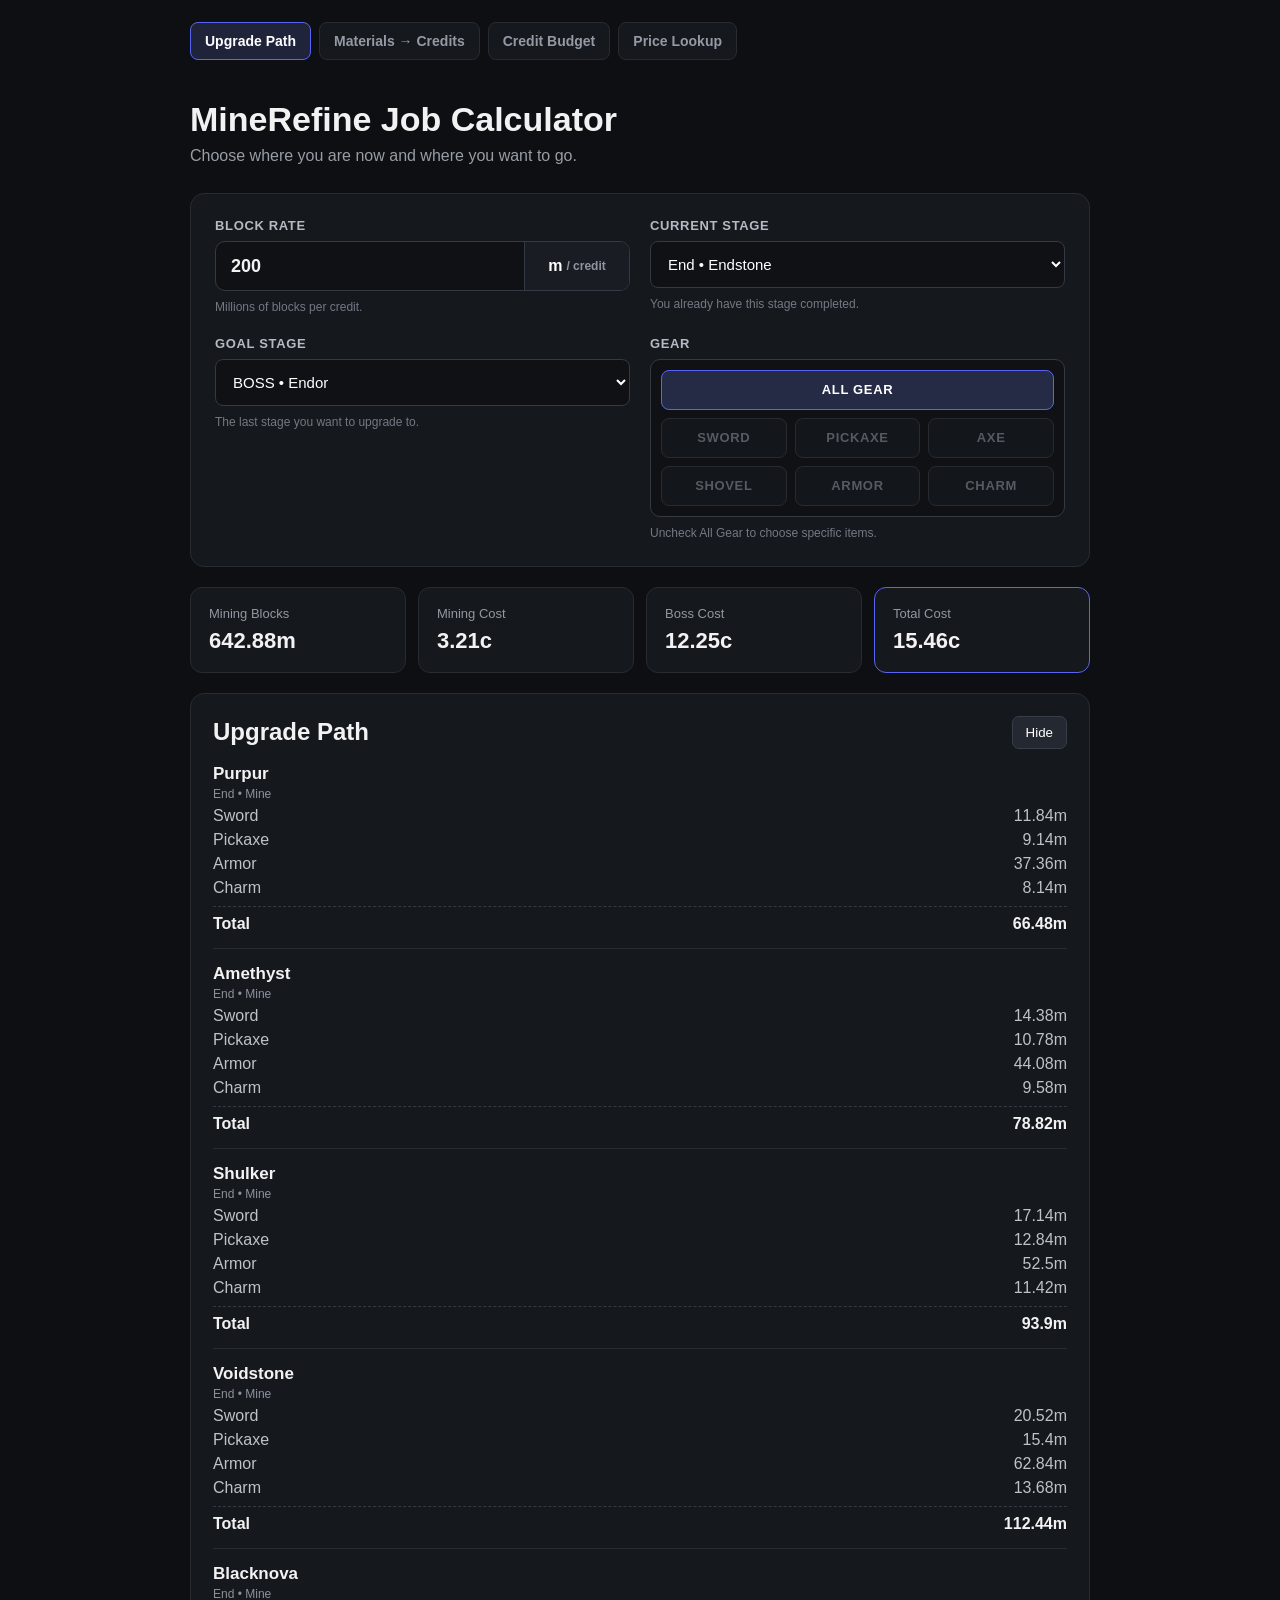
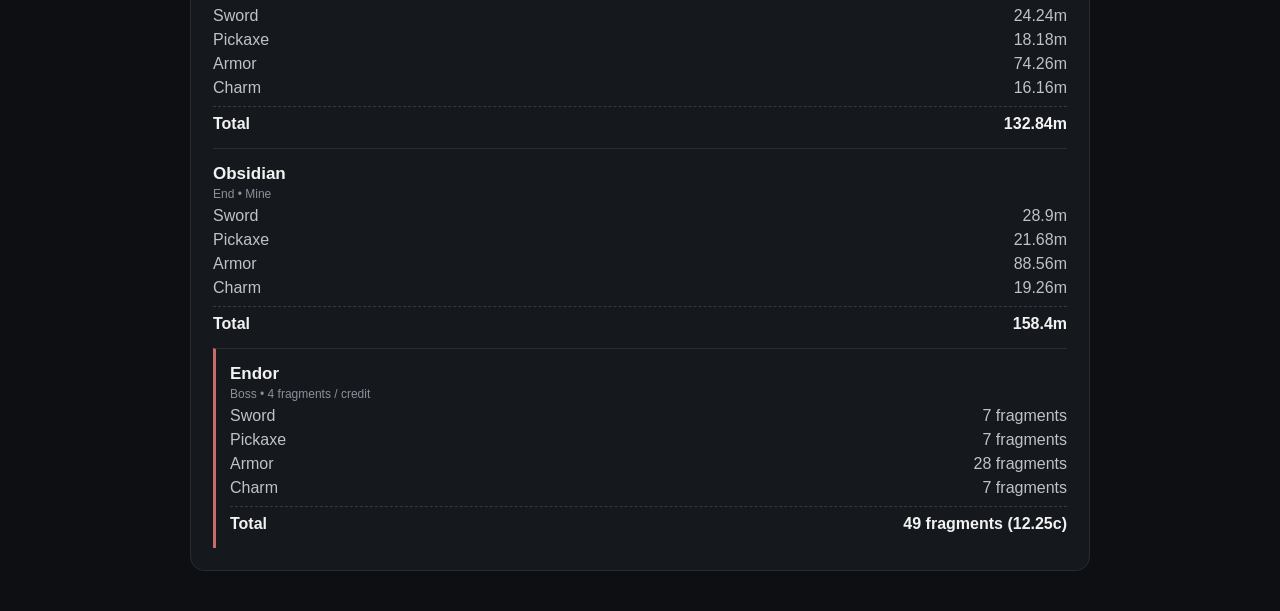
<file: index.html>
<!DOCTYPE html>
<html lang="en">

<head>
    <meta charset="UTF-8">

    <meta
        name="viewport"
        content="width=device-width, initial-scale=1.0"
    >

    <title>MineRefine Job Calculator</title>

    <link rel="stylesheet" href="style.css?v=5">
</head>

<body>

    <nav class="site-nav">
        <a href="index.html" class="active">
            Upgrade Path
        </a>

        <a href="materials.html">
            Materials → Credits
        </a>

        <a href="budget.html">
            Credit Budget
         </a>
        <a href="prices.html">
    Price Lookup
    </a>
</nav>

    <main class="container">

        <header>
            <h1>MineRefine Job Calculator</h1>

            <p>
                Choose where you are now and where you want to go.
            </p>
        </header>


        <section class="calculator">

            <div class="field">

                <label for="blockRate">
                    Block Rate
                </label>

                <div class="rate-control">

                    <input
                        id="blockRate"
                        type="number"
                        value="200"
                        min="0.01"
                        step="0.01"
                        placeholder="200"
                    >

                    <div class="rate-unit">
                        <strong>m</strong>
                        <span>/ credit</span>
                    </div>

                </div>

                <small>
                    Millions of blocks per credit.
                </small>

            </div>


            <div class="field">

                <label for="fromStage">
                    Current Stage
                </label>

                <select id="fromStage"></select>

                <small>
                    You already have this stage completed.
                </small>

            </div>


            <div class="field">

                <label for="toStage">
                    Goal Stage
                </label>

                <select id="toStage"></select>

                <small>
                    The last stage you want to upgrade to.
                </small>

            </div>


            <div class="field gear-field">

                <label>
                    Gear
                </label>

                <div
                    class="gear-selector"
                    id="gearSelector"
                >

                    <label class="gear-choice all-choice">

                        <input
                            type="checkbox"
                            id="gearAll"
                            value="all"
                            checked
                        >

                        <span>
                            All Gear
                        </span>

                    </label>


                    <div class="gear-choice-grid">

                        <label class="gear-choice">

                            <input
                                type="checkbox"
                                class="gear-checkbox"
                                value="sword"
                                disabled
                            >

                            <span>
                                Sword
                            </span>

                        </label>


                        <label class="gear-choice">

                            <input
                                type="checkbox"
                                class="gear-checkbox"
                                value="pickaxe"
                                disabled
                            >

                            <span>
                                Pickaxe
                            </span>

                        </label>


                        <label class="gear-choice">

                            <input
                                type="checkbox"
                                class="gear-checkbox"
                                value="axe"
                                disabled
                            >

                            <span>
                                Axe
                            </span>

                        </label>


                        <label class="gear-choice">

                            <input
                                type="checkbox"
                                class="gear-checkbox"
                                value="shovel"
                                disabled
                            >

                            <span>
                                Shovel
                            </span>

                        </label>


                        <label class="gear-choice">

                            <input
                                type="checkbox"
                                class="gear-checkbox"
                                value="armor"
                                disabled
                            >

                            <span>
                                Armor
                            </span>

                        </label>


                        <label class="gear-choice">

                            <input
                                type="checkbox"
                                class="gear-checkbox"
                                value="charm"
                                disabled
                            >

                            <span>
                                Charm
                            </span>

                        </label>

                    </div>

                </div>

                <small>
                    Uncheck All Gear to choose specific items.
                </small>

            </div>

        </section>


        <section class="results">

            <div class="result-card">

                <span>
                    Mining Blocks
                </span>

                <strong id="totalBlocks">
                    0
                </strong>

            </div>


            <div class="result-card">

                <span>
                    Mining Cost
                </span>

                <strong id="miningCredits">
                    0c
                </strong>

            </div>


            <div class="result-card">

                <span>
                    Boss Cost
                </span>

                <strong id="bossCredits">
                    0c
                </strong>

            </div>


            <div class="result-card total">

                <span>
                    Total Cost
                </span>

                <strong id="totalCredits">
                    0c
                </strong>

            </div>

        </section>


        <section class="breakdown-section">

            <div class="breakdown-header">

                <h2>
                    Upgrade Path
                </h2>

                <button id="toggleBreakdown">
                    Hide
                </button>

            </div>

            <div id="breakdown"></div>

        </section>

    </main>


    <script src="data.js?v=4"></script>
    <script src="script.js?v=2"></script>

</body>

</html>
</file>
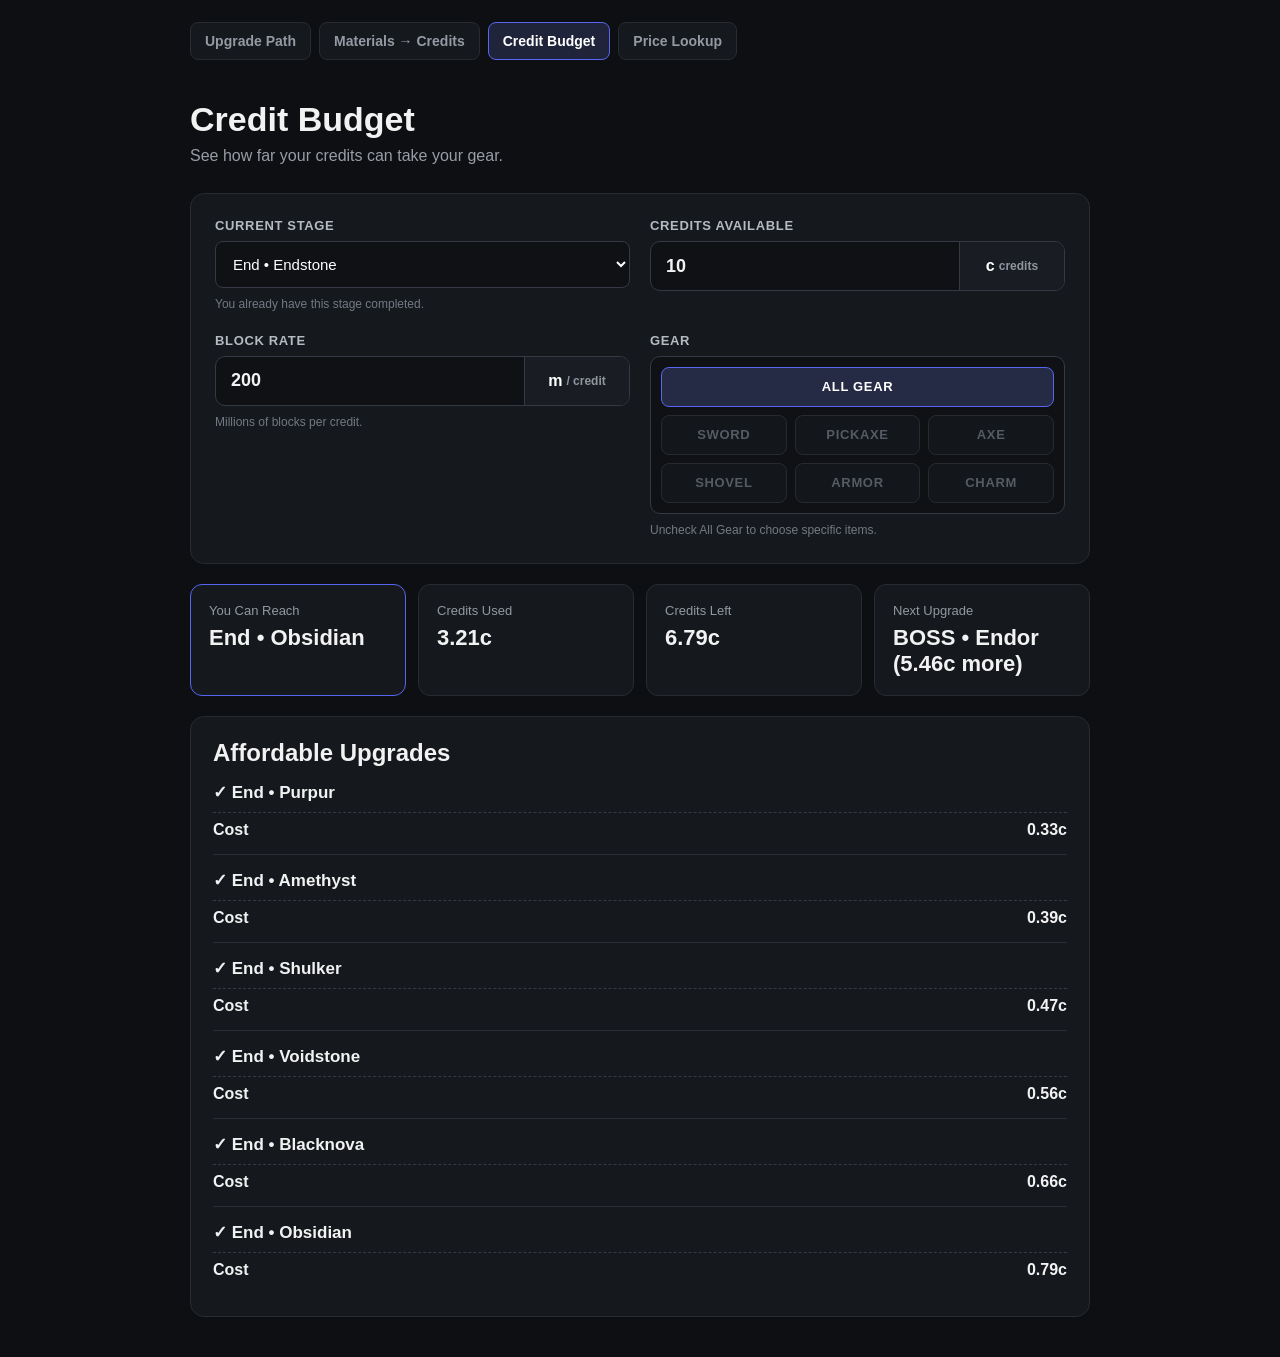
<file: budget.html>
<!DOCTYPE html>
<html lang="en">

<head>
    <meta charset="UTF-8">

    <meta
        name="viewport"
        content="width=device-width, initial-scale=1.0"
    >

    <title>Credit Budget Calculator</title>

    <link rel="stylesheet" href="style.css?v=6">
</head>

<body>

    <nav class="site-nav">

        <a href="index.html">
            Upgrade Path
        </a>

        <a href="materials.html">
            Materials → Credits
        </a>

        <a href="budget.html" class="active">
            Credit Budget
        </a>
        <a href="prices.html">
        Price Lookup
</a>
    </nav>


    <main class="container">

        <header>

            <h1>Credit Budget</h1>

            <p>
                See how far your credits can take your gear.
            </p>

        </header>


        <section class="calculator">


            <div class="field">

                <label for="budgetCurrentStage">
                    Current Stage
                </label>

                <select id="budgetCurrentStage"></select>

                <small>
                    You already have this stage completed.
                </small>

            </div>


            <div class="field">

                <label for="creditBudget">
                    Credits Available
                </label>

                <div class="rate-control">

                    <input
                        id="creditBudget"
                        type="number"
                        value="10"
                        min="0"
                        step="0.01"
                        placeholder="10"
                    >

                    <div class="rate-unit">
                        <strong>c</strong>
                        <span>credits</span>
                    </div>

                </div>

            </div>


            <div class="field">

                <label for="budgetBlockRate">
                    Block Rate
                </label>

                <div class="rate-control">

                    <input
                        id="budgetBlockRate"
                        type="number"
                        value="200"
                        min="0.01"
                        step="0.01"
                        placeholder="200"
                    >

                    <div class="rate-unit">
                        <strong>m</strong>
                        <span>/ credit</span>
                    </div>

                </div>

                <small>
                    Millions of blocks per credit.
                </small>

            </div>


            <div class="field gear-field">

                <label>
                    Gear
                </label>

                <div
                    class="gear-selector"
                    id="budgetGearSelector"
                >

                    <label class="gear-choice all-choice">

                        <input
                            type="checkbox"
                            id="budgetGearAll"
                            checked
                        >

                        <span>
                            All Gear
                        </span>

                    </label>


                    <div class="gear-choice-grid">

                        <label class="gear-choice">
                            <input
                                type="checkbox"
                                class="budget-gear-checkbox"
                                value="sword"
                                disabled
                            >
                            <span>Sword</span>
                        </label>


                        <label class="gear-choice">
                            <input
                                type="checkbox"
                                class="budget-gear-checkbox"
                                value="pickaxe"
                                disabled
                            >
                            <span>Pickaxe</span>
                        </label>


                        <label class="gear-choice">
                            <input
                                type="checkbox"
                                class="budget-gear-checkbox"
                                value="axe"
                                disabled
                            >
                            <span>Axe</span>
                        </label>


                        <label class="gear-choice">
                            <input
                                type="checkbox"
                                class="budget-gear-checkbox"
                                value="shovel"
                                disabled
                            >
                            <span>Shovel</span>
                        </label>


                        <label class="gear-choice">
                            <input
                                type="checkbox"
                                class="budget-gear-checkbox"
                                value="armor"
                                disabled
                            >
                            <span>Armor</span>
                        </label>


                        <label class="gear-choice">
                            <input
                                type="checkbox"
                                class="budget-gear-checkbox"
                                value="charm"
                                disabled
                            >
                            <span>Charm</span>
                        </label>

                    </div>

                </div>

                <small>
                    Uncheck All Gear to choose specific items.
                </small>

            </div>


        </section>


        <section class="results">

            <div class="result-card total">

                <span>
                    You Can Reach
                </span>

                <strong id="budgetReach">
                    —
                </strong>

            </div>


            <div class="result-card">

                <span>
                    Credits Used
                </span>

                <strong id="budgetUsed">
                    0c
                </strong>

            </div>


            <div class="result-card">

                <span>
                    Credits Left
                </span>

                <strong id="budgetLeft">
                    0c
                </strong>

            </div>


            <div class="result-card">

                <span>
                    Next Upgrade
                </span>

                <strong id="budgetNext">
                    —
                </strong>

            </div>

        </section>


        <section class="breakdown-section">

            <div class="breakdown-header">

                <h2>
                    Affordable Upgrades
                </h2>

            </div>

            <div id="budgetBreakdown"></div>

        </section>

    </main>


    <script src="data.js?v=3"></script>
    <script src="budget.js?v=4"></script>

</body>

</html>
</file>
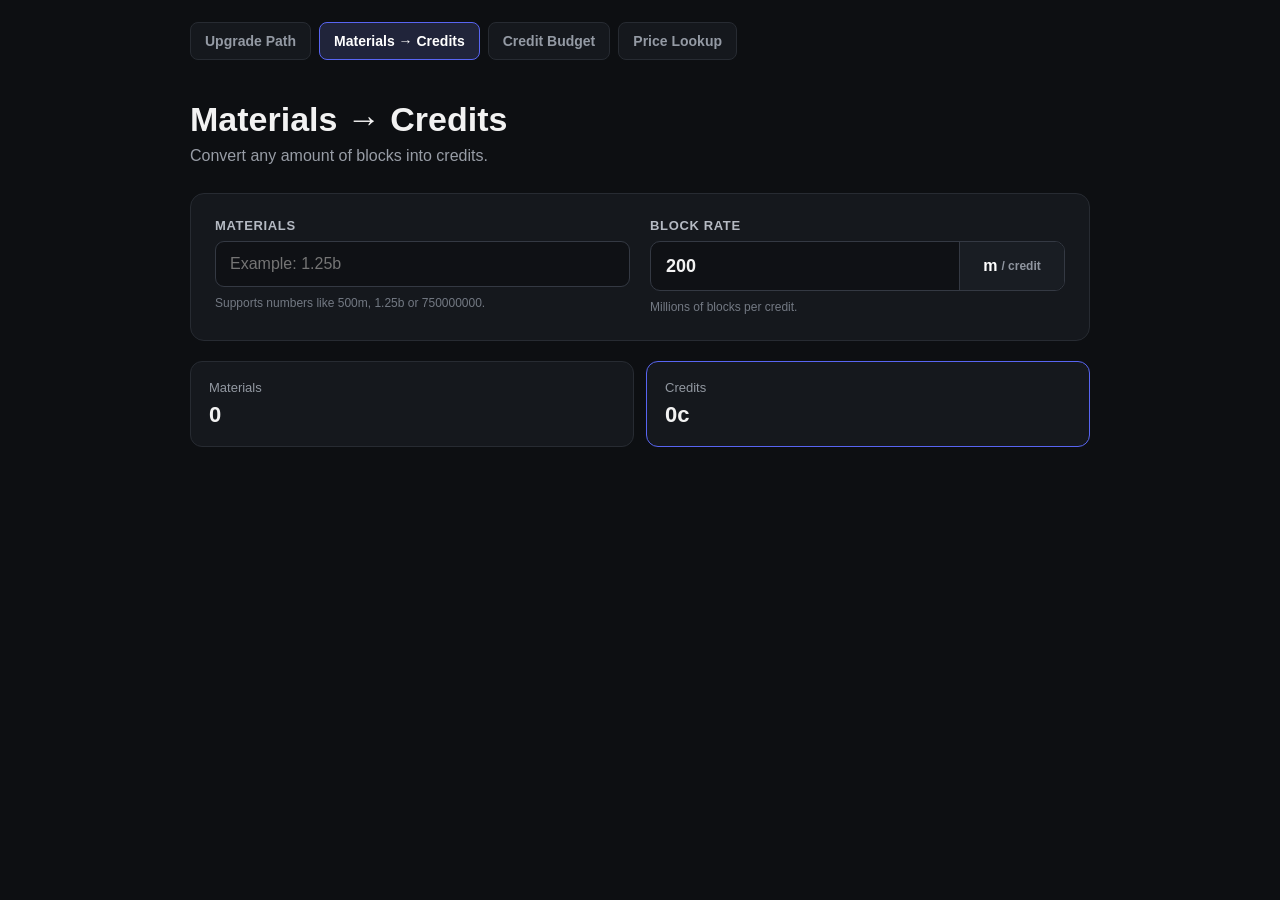
<file: materials.html>
<!DOCTYPE html>
<html lang="en">

<head>
    <meta charset="UTF-8">

    <meta
        name="viewport"
        content="width=device-width, initial-scale=1.0"
    >

    <title>Materials to Credits</title>

    <link rel="stylesheet" href="style.css?v=2">
</head>

<body>

    <nav class="site-nav">
        <a href="index.html">Upgrade Path</a>

        <a href="materials.html" class="active">
            Materials → Credits
        </a>

        <a href="budget.html">
            Credit Budget
        </a>
        <a href="prices.html">
    Price Lookup
</a>
    </nav>

    <main class="container">

        <header>
            <h1>Materials → Credits</h1>

            <p>
                Convert any amount of blocks into credits.
            </p>
        </header>

        <section class="calculator">

            <div class="field">

                <label for="materialAmount">
                    Materials
                </label>

                <input
                    id="materialAmount"
                    class="normal-input"
                    type="text"
                    placeholder="Example: 1.25b"
                    autocomplete="off"
                >

                <small>
                    Supports numbers like 500m, 1.25b or 750000000.
                </small>

            </div>

<div class="field">

    <label for="quickBlockRate">
        Block Rate
    </label>

    <div class="rate-control">

        <input
            id="quickBlockRate"
            type="number"
            value="200"
            min="0.01"
            step="0.01"
            placeholder="200"
        >

        <div class="rate-unit">
            <strong>m</strong>
            <span>/ credit</span>
        </div>

    </div>

    <small>
        Millions of blocks per credit.
    </small>

</div>

            </div>

        </section>

        <section class="results quick-results">

            <div class="result-card">
                <span>Materials</span>

                <strong id="parsedMaterials">
                    0
                </strong>
            </div>

            <div class="result-card total">
                <span>Credits</span>

                <strong id="quickCredits">
                    0c
                </strong>
            </div>

        </section>

        <div
            id="materialError"
            class="warning"
        ></div>

    </main>

    <script src="materials.js"></script>

</body>

</html>
</file>
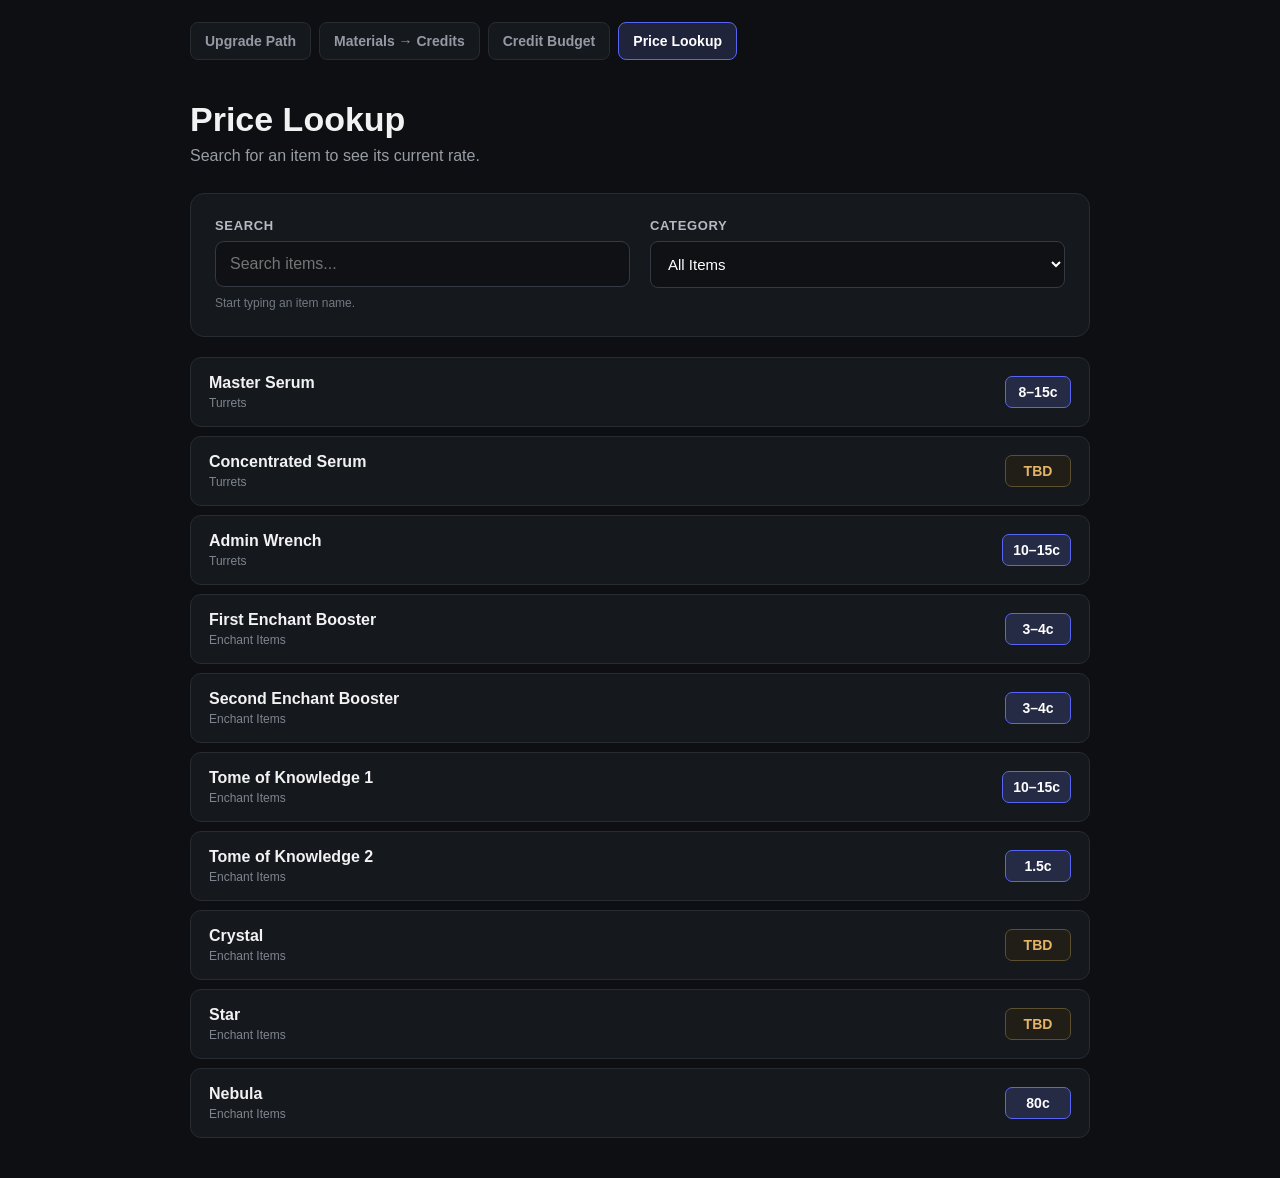
<file: prices.html>
<!DOCTYPE html>
<html lang="en">

<head>
    <meta charset="UTF-8">

    <meta
        name="viewport"
        content="width=device-width, initial-scale=1.0"
    >

    <title>Price Lookup</title>

    <link rel="stylesheet" href="style.css?v=9">
</head>

<body>

    <nav class="site-nav">

        <a href="index.html">
            Upgrade Path
        </a>

        <a href="materials.html">
            Materials → Credits
        </a>

        <a href="budget.html">
            Credit Budget
        </a>

        <a href="prices.html" class="active">
            Price Lookup
        </a>

    </nav>


    <main class="container">

        <header>

            <h1>Price Lookup</h1>

            <p>
                Search for an item to see its current rate.
            </p>

        </header>


        <section class="calculator">

            <div class="field">

                <label for="priceSearch">
                    Search
                </label>

                <div class="price-search-wrap">

                    <input
                        id="priceSearch"
                        class="normal-input"
                        type="text"
                        placeholder="Search items..."
                        autocomplete="off"
                    >

                    <div
                        id="priceSuggestions"
                        class="price-suggestions"
                    ></div>

                </div>

                <small>
                    Start typing an item name.
                </small>

            </div>


            <div class="field">

                <label for="priceCategory">
                    Category
                </label>

                <select id="priceCategory">

                    <option value="all">
                        All Items
                    </option>

                    <option value="turrets">
                        Turrets
                    </option>

                    <option value="enchant">
                        Enchant Items
                    </option>

                </select>

            </div>

        </section>


        <section
            class="price-results"
            id="priceResults"
        ></section>


        <div
            id="noPriceResults"
            class="warning"
            style="display: none;"
        >
            No matching items found.
        </div>

    </main>


    <script src="prices.js?v=1"></script>

</body>

</html>
</file>
<file: style.css>
* {
    box-sizing: border-box;
}

body {
    margin: 0;
    background: #0d0f12;
    color: #f2f2f2;
    font-family: Arial, Helvetica, sans-serif;
}

.container {
    width: min(900px, calc(100% - 32px));
    margin: 40px auto;
}

header {
    margin-bottom: 28px;
}

h1 {
    margin: 0;
    font-size: 34px;
}

header p {
    color: #989da6;
    margin-top: 8px;
}

.calculator {
    background: #15181d;
    border: 1px solid #272b32;
    border-radius: 14px;

    padding: 24px;

    display: grid;
    grid-template-columns: 1fr 1fr;
    gap: 20px;
}

.field {
    display: flex;
    flex-direction: column;
    gap: 8px;
}

.field label {
    font-size: 13px;
    font-weight: bold;
    color: #b5bac3;
    text-transform: uppercase;
    letter-spacing: .05em;
}

select {
    width: 100%;
    padding: 13px;

    color: white;
    background: #0f1115;

    border: 1px solid #343943;
    border-radius: 8px;

    font-size: 15px;
}

.results {
    margin-top: 20px;

    display: grid;
    grid-template-columns: repeat(4, 1fr);
    gap: 12px;
}

.result-card {
    background: #15181d;
    border: 1px solid #272b32;
    border-radius: 12px;

    padding: 18px;

    display: flex;
    flex-direction: column;
    gap: 7px;
}

.result-card span {
    color: #9298a1;
    font-size: 13px;
}

.result-card strong {
    font-size: 22px;
}

.result-card.total {
    border-color: #5865f2;
}

.breakdown-section {
    margin-top: 20px;

    background: #15181d;
    border: 1px solid #272b32;
    border-radius: 14px;

    padding: 22px;
}

.breakdown-header {
    display: flex;
    justify-content: space-between;
    align-items: center;
}

.breakdown-header h2 {
    margin: 0;
}

button {
    padding: 8px 13px;

    color: white;
    background: #242830;

    border: 1px solid #383e49;
    border-radius: 7px;

    cursor: pointer;
}

.world-title {
    margin-top: 28px;
    margin-bottom: 10px;

    color: #aaa;
    font-size: 13px;

    text-transform: uppercase;
    letter-spacing: .08em;
}

.stage {
    border-top: 1px solid #282c33;
    padding: 15px 0;
}

.stage:first-child {
    border-top: none;
}

.stage-name {
    font-size: 17px;
    font-weight: bold;
}

.stage-type {
    color: #8b919a;
    font-size: 12px;
    margin-top: 3px;
}

.item-row {
    margin-top: 6px;

    display: flex;
    justify-content: space-between;

    color: #bfc3c9;
}

.stage-total {
    margin-top: 9px;
    padding-top: 8px;

    border-top: 1px dashed #343943;

    display: flex;
    justify-content: space-between;

    font-weight: bold;
}

.boss {
    border-left: 3px solid #c76a6a;
    padding-left: 14px;
}

.warning {
    color: #e5b567;
    font-size: 13px;
    margin-top: 7px;
}

@media (max-width: 700px) {

    .calculator {
        grid-template-columns: 1fr;
    }

    .results {
        grid-template-columns: 1fr 1fr;
    }
}

@media (max-width: 450px) {

    .results {
        grid-template-columns: 1fr;
    }
}

.field small {
    color: #737983;
    font-size: 12px;
    line-height: 1.4;
}

.input-unit {
    display: flex;
    align-items: center;

    background: #0f1115;
    border: 1px solid #343943;
    border-radius: 8px;

    overflow: hidden;
}

.input-unit input {
    flex: 1;
    min-width: 0;

    padding: 13px;

    background: transparent;
    color: white;

    border: none;
    outline: none;

    font-size: 15px;
}

.input-unit:focus-within {
    border-color: #5865f2;
}

.input-unit span {
    padding: 0 14px;

    color: #9298a1;
    font-size: 14px;
    font-weight: bold;

    border-left: 1px solid #343943;
}
.site-nav {
    width: min(900px, calc(100% - 32px));
    margin: 22px auto 0;

    display: flex;
    gap: 8px;

    overflow-x: auto;
}

.site-nav a {
    padding: 10px 14px;

    color: #949aa4;
    text-decoration: none;

    background: #15181d;
    border: 1px solid #272b32;
    border-radius: 8px;

    font-size: 14px;
    font-weight: 600;

    white-space: nowrap;

    transition:
        background 0.15s ease,
        color 0.15s ease,
        border-color 0.15s ease;
}

.site-nav a:hover {
    color: #ffffff;
    background: #1c2026;
}

.site-nav a.active {
    color: #ffffff;
    border-color: #5865f2;
    background: #20243a;
}
.normal-input {
    width: 100%;

    padding: 13px 14px;

    color: #f2f2f2;
    background: #0f1115;

    border: 1px solid #343943;
    border-radius: 9px;

    outline: none;

    font-size: 16px;

    transition:
        border-color 0.15s ease,
        box-shadow 0.15s ease;
}

.normal-input:focus {
    border-color: #5865f2;

    box-shadow:
        0 0 0 3px
        rgba(88, 101, 242, 0.12);
}

.quick-results {
    grid-template-columns:
        repeat(2, 1fr);
}

@media (max-width: 600px) {

    .quick-results {
        grid-template-columns: 1fr;
    }

}
/* ---------- POLISHED NUMBER INPUTS ---------- */

.unit-input {
    display: flex;
    align-items: stretch;

    width: 100%;
    min-height: 48px;

    background: #0f1115;
    border: 1px solid #343943;
    border-radius: 10px;

    overflow: hidden;

    transition:
        border-color 0.15s ease,
        box-shadow 0.15s ease;
}

.unit-input:focus-within {
    border-color: #5865f2;

    box-shadow:
        0 0 0 3px rgba(88, 101, 242, 0.12);
}

.unit-input input {
    flex: 1;
    min-width: 0;

    padding: 12px 14px;

    border: none;
    outline: none;

    color: #f2f2f2;
    background: transparent;

    font-size: 17px;
    font-weight: 600;
}

.unit-input input::placeholder {
    color: #555b65;
}

.unit-label {
    display: flex;
    align-items: center;
    justify-content: center;

    min-width: 78px;
    padding: 0 14px;

    background: #191d23;
    border-left: 1px solid #343943;

    color: #9399a3;

    font-size: 13px;
    font-weight: 600;

    white-space: nowrap;
}

.unit-label strong {
    margin-right: 4px;

    color: #f2f2f2;
    font-size: 15px;
}


/* ---------- MULTI GEAR SELECTOR ---------- */

.gear-selector {
    padding: 10px;

    background: #0f1115;
    border: 1px solid #343943;
    border-radius: 10px;
}

.gear-choice-grid {
    display: grid;
    grid-template-columns: repeat(3, 1fr);

    gap: 8px;

    margin-top: 8px;
}

.gear-choice {
    position: relative;

    display: block;

    cursor: pointer;
}

.gear-choice input {
    position: absolute;
    opacity: 0;
    pointer-events: none;
}

.gear-choice span {
    display: flex;
    align-items: center;
    justify-content: center;

    min-height: 40px;
    padding: 9px 10px;

    background: #181b20;
    border: 1px solid #30353d;
    border-radius: 8px;

    color: #a7adb6;

    font-size: 13px;
    font-weight: 600;

    transition:
        color 0.15s ease,
        background 0.15s ease,
        border-color 0.15s ease;
}

.gear-choice input:checked + span {
    color: #ffffff;

    background: #252a45;
    border-color: #5865f2;
}

.gear-choice input:disabled + span {
    color: #555b64;
    background: #13161a;
    border-color: #272b31;

    cursor: not-allowed;
}

.all-choice span {
    width: 100%;
}

@media (max-width: 550px) {

    .gear-choice-grid {
        grid-template-columns: repeat(2, 1fr);
    }

}
.rate-control {
    display: flex;
    align-items: stretch;

    width: 100%;
    min-height: 50px;

    background: #0f1115;
    border: 1px solid #343943;
    border-radius: 10px;

    overflow: hidden;

    transition:
        border-color 0.15s ease,
        box-shadow 0.15s ease;
}

.rate-control:hover {
    border-color: #444a55;
}

.rate-control:focus-within {
    border-color: #5865f2;

    box-shadow:
        0 0 0 3px rgba(88, 101, 242, 0.12);
}

.rate-control input {
    flex: 1;
    min-width: 0;

    padding: 12px 15px;

    border: none;
    outline: none;

    background: transparent;
    color: #f2f2f2;

    font-size: 18px;
    font-weight: 600;
}

.rate-unit {
    display: flex;
    align-items: center;
    justify-content: center;
    gap: 4px;

    min-width: 105px;
    padding: 0 14px;

    background: #191d23;
    border-left: 1px solid #343943;

    white-space: nowrap;
}

.rate-unit strong {
    color: #ffffff;
    font-size: 16px;
    font-weight: 700;
}

.rate-unit span {
    color: #8f959f;
    font-size: 12px;
    font-weight: 600;
}
/* ---------- PRICE LOOKUP ---------- */

.price-search-wrap {
    position: relative;
}

.price-results {
    margin-top: 20px;

    display: flex;
    flex-direction: column;

    gap: 9px;
}

.price-card {
    display: flex;
    align-items: center;
    justify-content: space-between;

    gap: 16px;

    padding: 16px 18px;

    background: #15181d;

    border: 1px solid #272b32;
    border-radius: 11px;

    transition:
        background 0.15s ease,
        border-color 0.15s ease;
}

.price-card:hover {
    background: #191d22;
    border-color: #373c45;
}

.price-info {
    display: flex;
    flex-direction: column;

    gap: 4px;

    min-width: 0;
}

.price-name {
    color: #f2f2f2;

    font-size: 16px;
    font-weight: 700;
}

.price-category {
    color: #7f858f;

    font-size: 12px;
}

.price-value {
    flex-shrink: 0;

    min-width: 66px;

    padding: 7px 10px;

    text-align: center;

    color: #ffffff;
    background: #252a45;

    border: 1px solid #5865f2;
    border-radius: 7px;

    font-size: 14px;
    font-weight: 700;
}

.price-tbd {
    color: #e5b567;
    background: #211e17;
    border-color: #5d5031;
}


/* ---------- AUTOCOMPLETE ---------- */

.price-suggestions {
    position: absolute;

    top: calc(100% + 6px);
    left: 0;
    right: 0;

    display: none;

    padding: 6px;

    background: #15181d;

    border: 1px solid #343943;
    border-radius: 10px;

    box-shadow:
        0 10px 30px rgba(0, 0, 0, 0.35);

    z-index: 100;
}

.price-suggestions.show {
    display: block;
}

.price-suggestion {
    width: 100%;

    display: flex;
    align-items: center;
    justify-content: space-between;

    gap: 14px;

    padding: 10px 11px;

    background: transparent;
    color: #d9dce1;

    border: none;
    border-radius: 7px;

    text-align: left;

    cursor: pointer;
}

.price-suggestion:hover {
    background: #20242b;
}

.price-suggestion span {
    overflow: hidden;

    font-size: 14px;
    font-weight: 600;

    text-overflow: ellipsis;
    white-space: nowrap;
}

.price-suggestion strong {
    flex-shrink: 0;

    color: #9da3ad;

    font-size: 12px;
    font-weight: 700;
}


/* ---------- MOBILE ---------- */

@media (max-width: 500px) {

    .price-card {
        padding: 14px;
    }

    .price-name {
        font-size: 14px;
    }

}
</file>
